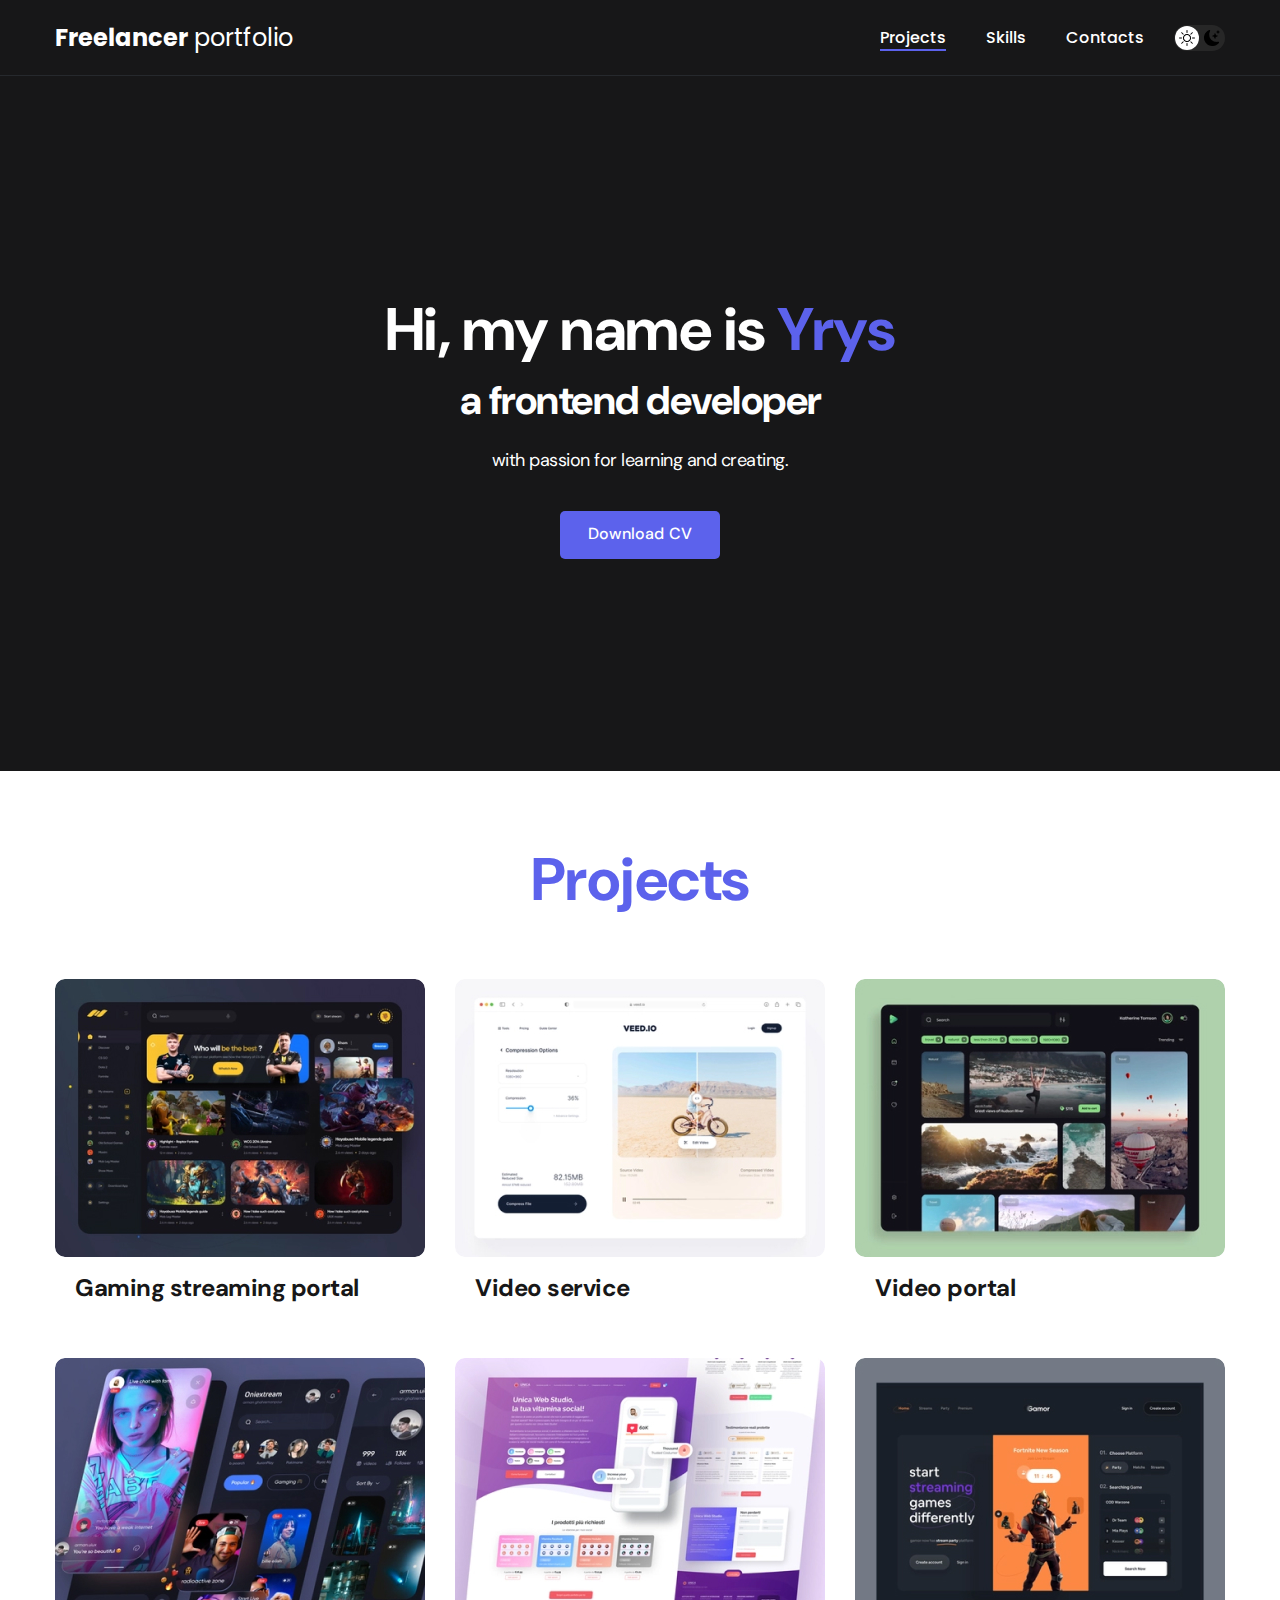
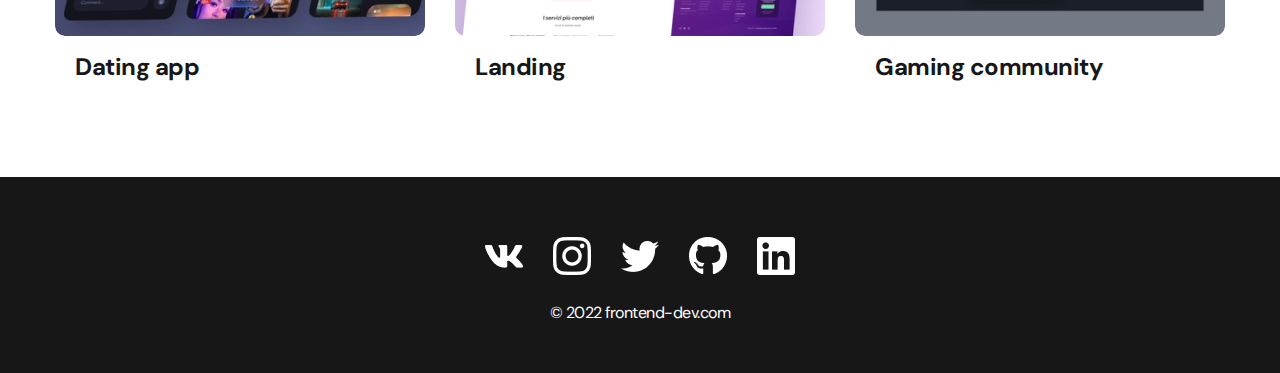
<file: portfolio/index.html>
<!DOCTYPE html>
<html lang="en">
<head>
    <meta charset="UTF-8">
    <title>Freelancer portfolio</title>
    <link rel="stylesheet" href="main.css">
</head>
<body>

<nav class="nav">
    <div class="container">
      <div class="nav-row">
          <a href="./index.html" class="logo"><strong>Freelancer</strong> portfolio</a>


          <button class="dark-mode-btn">
              <img src="./img/icons/sun1.png" alt="Light mode" class="dark-mode-btn__icon">
              <img src="./img/icons/moon.png" alt="Dark mode" class="dark-mode-btn__icon">

          </button>









          <ul class="nav-list">
              <li class="nav-list__item"><a href="./index.html" class="nav-list__link nav-list__link--active">Projects</a></li>
              <li class="nav-list__item"><a href="./skills.html" class="nav-list__link ">Skills</a></li>
              <li class="nav-list__item"><a href="./contacts.html" class="nav-list__link">Contacts</a></li>
          </ul>
      </div>
    </div>
</nav>

<header class="header">
        <div class="header__wrapper">
        <h1 class="header__title">
            <strong>Hi, my name is <em>Yrys</em></strong><br>
            a frontend developer
        </h1>
            <div class="header__text">
               <p> with passion for learning and creating.</p>
            </div>
            <a href="!#" class="btn">Download CV</a>
        </div>
</header>

<main class="section">
    <div class="container">
        <h2 class="title-1">
            Projects
        </h2>
        <ul class="projects">
            <li class="project">
                <a href="./project-page.html">
                <img src="./img/projects/01.jpg" alt="project img" class="project__img">
                <h3 class="project__title">Gaming streaming portal</h3>
                </a>
            </li>
            <li class="project">
                <a href="./project-page.html">
                <img src="./img/projects/02.jpg" alt="project img" class="project__img">
                <h3 class="project__title">Video service</h3>
                </a>
            </li>
            <li class="project">
                <a href="./project-page.html">
                <img src="./img/projects/03.jpg" alt="project img" class="project__img">
                <h3 class="project__title">Video portal</h3>
                </a>
            </li>
            <li class="project">
                <a href="./project-page.html">
                <img src="./img/projects/04.jpg" alt="project img" class="project__img">
                <h3 class="project__title">Dating app</h3>
                </a>
            </li>
            <li class="project">
                <a href="./project-page.html">
                <img src="./img/projects/05.jpg" alt="project img" class="project__img">
                <h3 class="project__title">Landing</h3>
                </a>
            </li>
            <li class="project">
                <a href="./project-page.html">
                <img src="./img/projects/06.jpg" alt="project img" class="project__img">
                <h3 class="project__title">Gaming community</h3>
                </a>
            </li>
        </ul>
    </div>
</main>


<footer class="footer">
    <div class="container">
        <div class="footer__wrapper">
        <ul class="social">
            <li class="social__item"><a href="!#"><img src="./img/icons/1(1).png" alt="link"></a></li>
            <li class="social__item"><a href="!#"><img src="./img/icons/22.png" alt="link"></a></li>
            <li class="social__item"><a href="!#"><img src="./img/icons/33.png" alt="link"></a></li>
            <li class="social__item"><a href="!#"><img src="./img/icons/44.png" alt="link"></a></li>
            <li class="social__item"><a href="!#"><img src="./img/icons/55.png" alt="link"></a></li>
        </ul>
        <div class="copyright">
            <p>© 2022 frontend-dev.com</p>
        </div>
        </div>
    </div>
</footer>


<script src="main.js"></script>

</body>
</html>
</file>
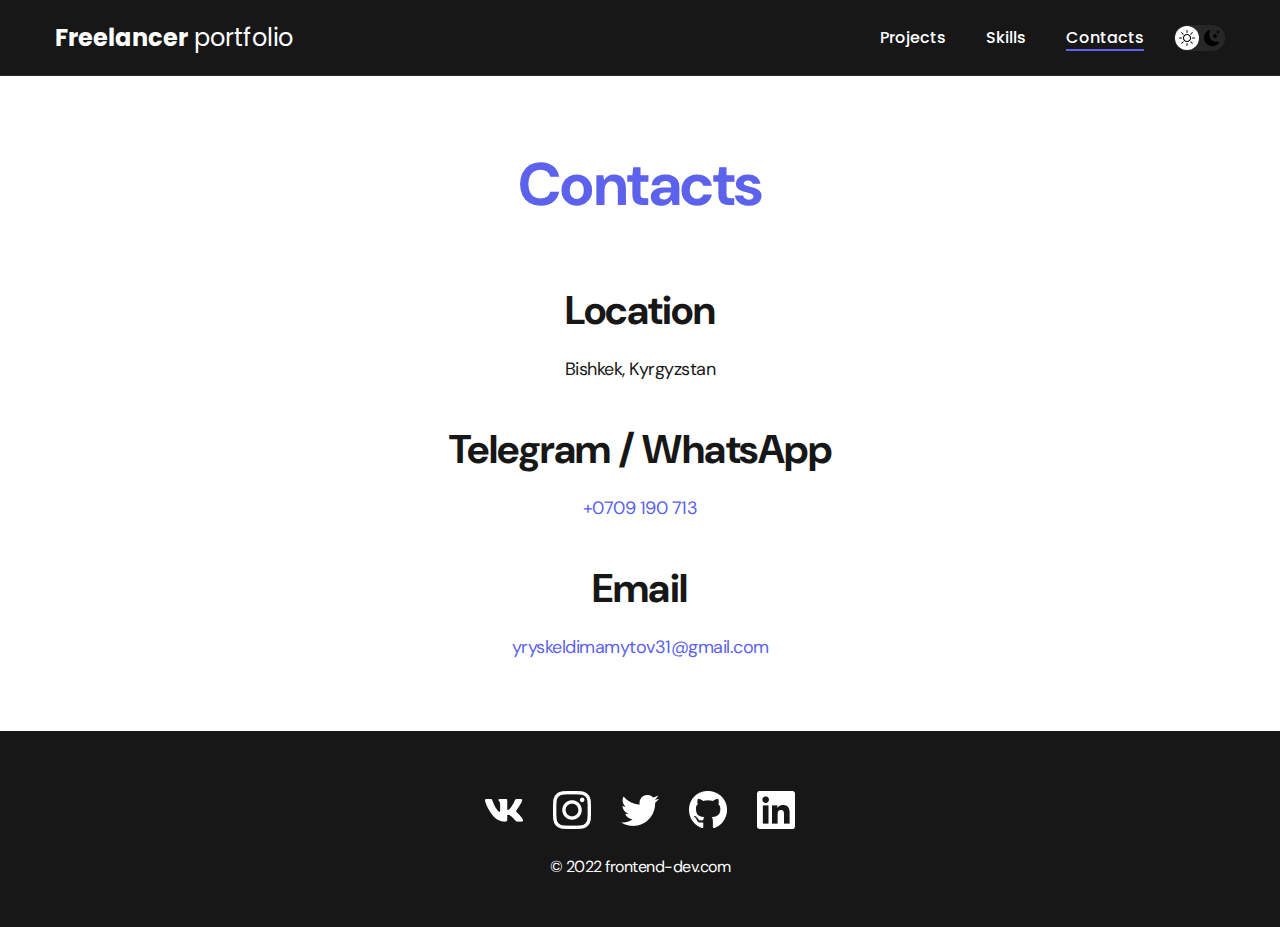
<file: portfolio/contacts.html>
<!DOCTYPE html>
<html lang="en">
<head>
    <meta charset="UTF-8">
    <title>Freelancer portfolio</title>
    <link rel="stylesheet" href="main.css">
</head>
<body>

<nav class="nav">
    <div class="container">
        <div class="nav-row">
            <a href="./index.html" class="logo"><strong>Freelancer</strong> portfolio</a>



            <button class="dark-mode-btn">
                <img src="./img/icons/sun1.png" alt="Light mode" class="dark-mode-btn__icon">
                <img src="./img/icons/moon.png" alt="Dark mode" class="dark-mode-btn__icon">

            </button>


            <ul class="nav-list">
                <li class="nav-list__item"><a href="./index.html" class="nav-list__link ">Projects</a></li>
                <li class="nav-list__item"><a href="./skills.html" class="nav-list__link ">Skills</a></li>
                <li class="nav-list__item"><a href="./contacts.html" class="nav-list__link nav-list__link--active">Contacts</a></li>
            </ul>
        </div>
    </div>
</nav>




<main class="section">

    <div class="container">
        <h1 class="title-1">
            Contacts
        </h1>
        <ul class="content-list">
            <li class="content-list__item">
                <h2 class="title-2">Location</h2>
                <p>Bishkek, Kyrgyzstan</p>
            </li>
            <li class="content-list__item">
                <h2 class="title-2">Telegram / WhatsApp</h2>
                <p><a href="tel:+0709190713">+0709 190 713</a></p>
            </li>
            <li class="content-list__item">
                <h2 class="title-2">Email</h2>
                <p><a href="mailto:yryskeldimamytov31@gmail.com">yryskeldimamytov31@gmail.com</a></p>
            </li>


        </ul>


    </div>
</main>


<footer class="footer">
    <div class="container">
        <div class="footer__wrapper">
            <ul class="social">
                <li class="social__item"><a href="!#"><img src="./img/icons/1(1).png" alt="link"></a></li>
                <li class="social__item"><a href="!#"><img src="./img/icons/22.png" alt="link"></a></li>
                <li class="social__item"><a href="!#"><img src="./img/icons/33.png" alt="link"></a></li>
                <li class="social__item"><a href="!#"><img src="./img/icons/44.png" alt="link"></a></li>
                <li class="social__item"><a href="!#"><img src="./img/icons/55.png" alt="link"></a></li>
            </ul>
            <div class="copyright">
                <p>© 2022 frontend-dev.com</p>
            </div>
        </div>
    </div>
</footer>





<script src="main.js"></script>









</body>
</html>
</file>
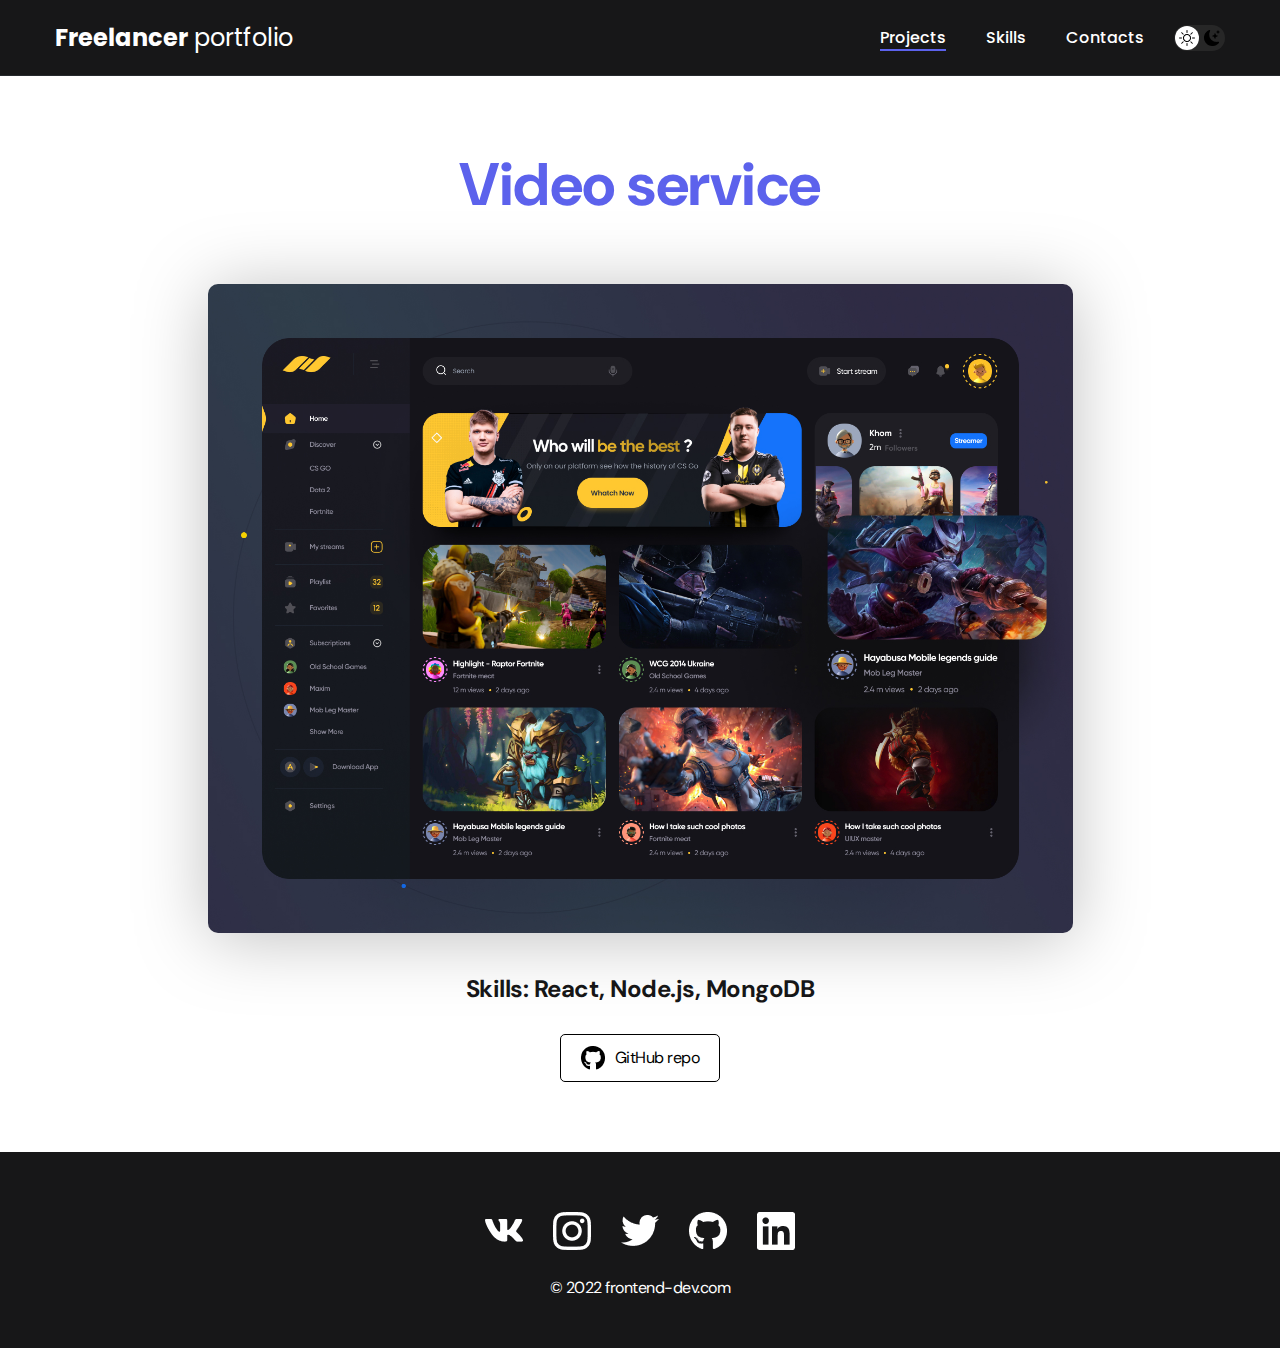
<file: portfolio/project-page.html>
<!DOCTYPE html>
<html lang="en">
<head>
    <meta charset="UTF-8">
    <title>Freelancer portfolio</title>
  <link rel="stylesheet" href="main.css">

</head>
<body>

<nav class="nav">
  <div class="container">
    <div class="nav-row">
      <a href="./index.html" class="logo"><strong>Freelancer</strong> portfolio</a>



      <button class="dark-mode-btn">
        <img src="./img/icons/sun1.png" alt="Light mode" class="dark-mode-btn__icon">
        <img src="./img/icons/moon.png" alt="Dark mode" class="dark-mode-btn__icon">

      </button>

      <ul class="nav-list">
        <li class="nav-list__item"><a href="./index.html" class="nav-list__link nav-list__link--active">Projects</a></li>
        <li class="nav-list__item"><a href="./skills.html" class="nav-list__link">Skills</a></li>
        <li class="nav-list__item"><a href="./contacts.html" class="nav-list__link">Contacts</a></li>
      </ul>
    </div>
  </div>
</nav>




<main class="section">

  <div class="container">

    <div class="project-details">

    <h1 class="title-1">
      Video service
    </h1>

      <img src="./img/01-big.jpg" alt="" class="project-details__cover">

      <div class="project-details__desc">
        <p>Skills: React, Node.js, MongoDB</p>
      </div>

      <a href="#!" class="btn-outline">
        <img src="./img/Vector%20(8).png" alt="">
        GitHub repo
      </a>









    </div>

  </div>
</main>


<footer class="footer">
  <div class="container">
    <div class="footer__wrapper">
      <ul class="social">
        <li class="social__item"><a href="!#"><img src="./img/icons/1(1).png" alt="link"></a></li>
        <li class="social__item"><a href="!#"><img src="./img/icons/22.png" alt="link"></a></li>
        <li class="social__item"><a href="!#"><img src="./img/icons/33.png" alt="link"></a></li>
        <li class="social__item"><a href="!#"><img src="./img/icons/44.png" alt="link"></a></li>
        <li class="social__item"><a href="!#"><img src="./img/icons/55.png" alt="link"></a></li>
      </ul>
      <div class="copyright">
        <p>© 2022 frontend-dev.com</p>
      </div>
    </div>
  </div>
</footer>













<script src="main.js"></script>




</body>
</html>
</file>
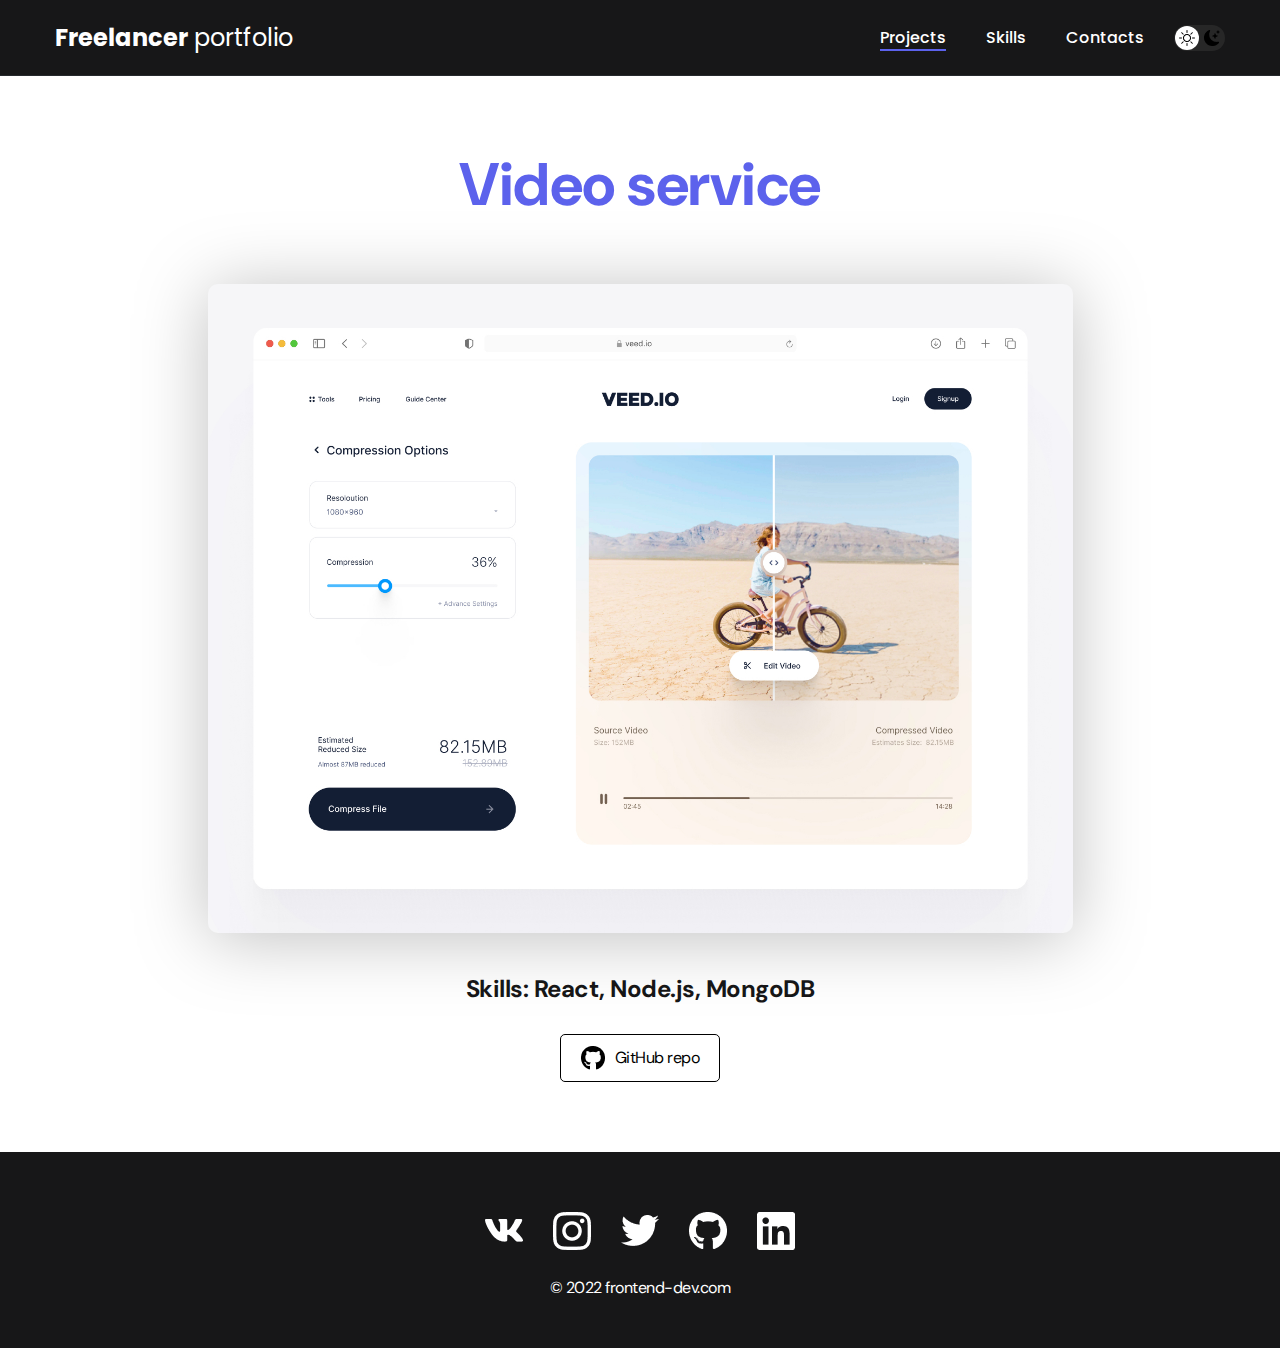
<file: portfolio/project-page2.html>
<!DOCTYPE html>
<html lang="en">
<head>
    <meta charset="UTF-8">
    <title>Freelancer portfolio</title>
  <link rel="stylesheet" href="main.css">

</head>
<body>

<nav class="nav">
  <div class="container">
    <div class="nav-row">
      <a href="./index.html" class="logo"><strong>Freelancer</strong> portfolio</a>



      <button class="dark-mode-btn">
        <img src="./img/icons/sun1.png" alt="Light mode" class="dark-mode-btn__icon">
        <img src="./img/icons/moon.png" alt="Dark mode" class="dark-mode-btn__icon">

      </button>

      <ul class="nav-list">
        <li class="nav-list__item"><a href="./index.html" class="nav-list__link nav-list__link--active">Projects</a></li>
        <li class="nav-list__item"><a href="./skills.html" class="nav-list__link">Skills</a></li>
        <li class="nav-list__item"><a href="./contacts.html" class="nav-list__link">Contacts</a></li>
      </ul>
    </div>
  </div>
</nav>




<main class="section">

  <div class="container">

    <div class="project-details">

      <h1 class="title-1">
        Video service
      </h1>

      <img src="./img/02-big.jpg" alt="" class="project-details__cover">

      <div class="project-details__desc">
        <p>Skills: React, Node.js, MongoDB</p>
      </div>

      <a href="#!" class="btn-outline">
        <img src="./img/Vector%20(8).png" alt="">
        GitHub repo
      </a>









    </div>

  </div>
</main>


<footer class="footer">
  <div class="container">
    <div class="footer__wrapper">
      <ul class="social">
        <li class="social__item"><a href="!#"><img src="./img/icons/1(1).png" alt="link"></a></li>
        <li class="social__item"><a href="!#"><img src="./img/icons/22.png" alt="link"></a></li>
        <li class="social__item"><a href="!#"><img src="./img/icons/33.png" alt="link"></a></li>
        <li class="social__item"><a href="!#"><img src="./img/icons/44.png" alt="link"></a></li>
        <li class="social__item"><a href="!#"><img src="./img/icons/55.png" alt="link"></a></li>
      </ul>
      <div class="copyright">
        <p>© 2022 frontend-dev.com</p>
      </div>
    </div>
  </div>
</footer>



<script src="main.js"></script>


</body>
</html>
</file>
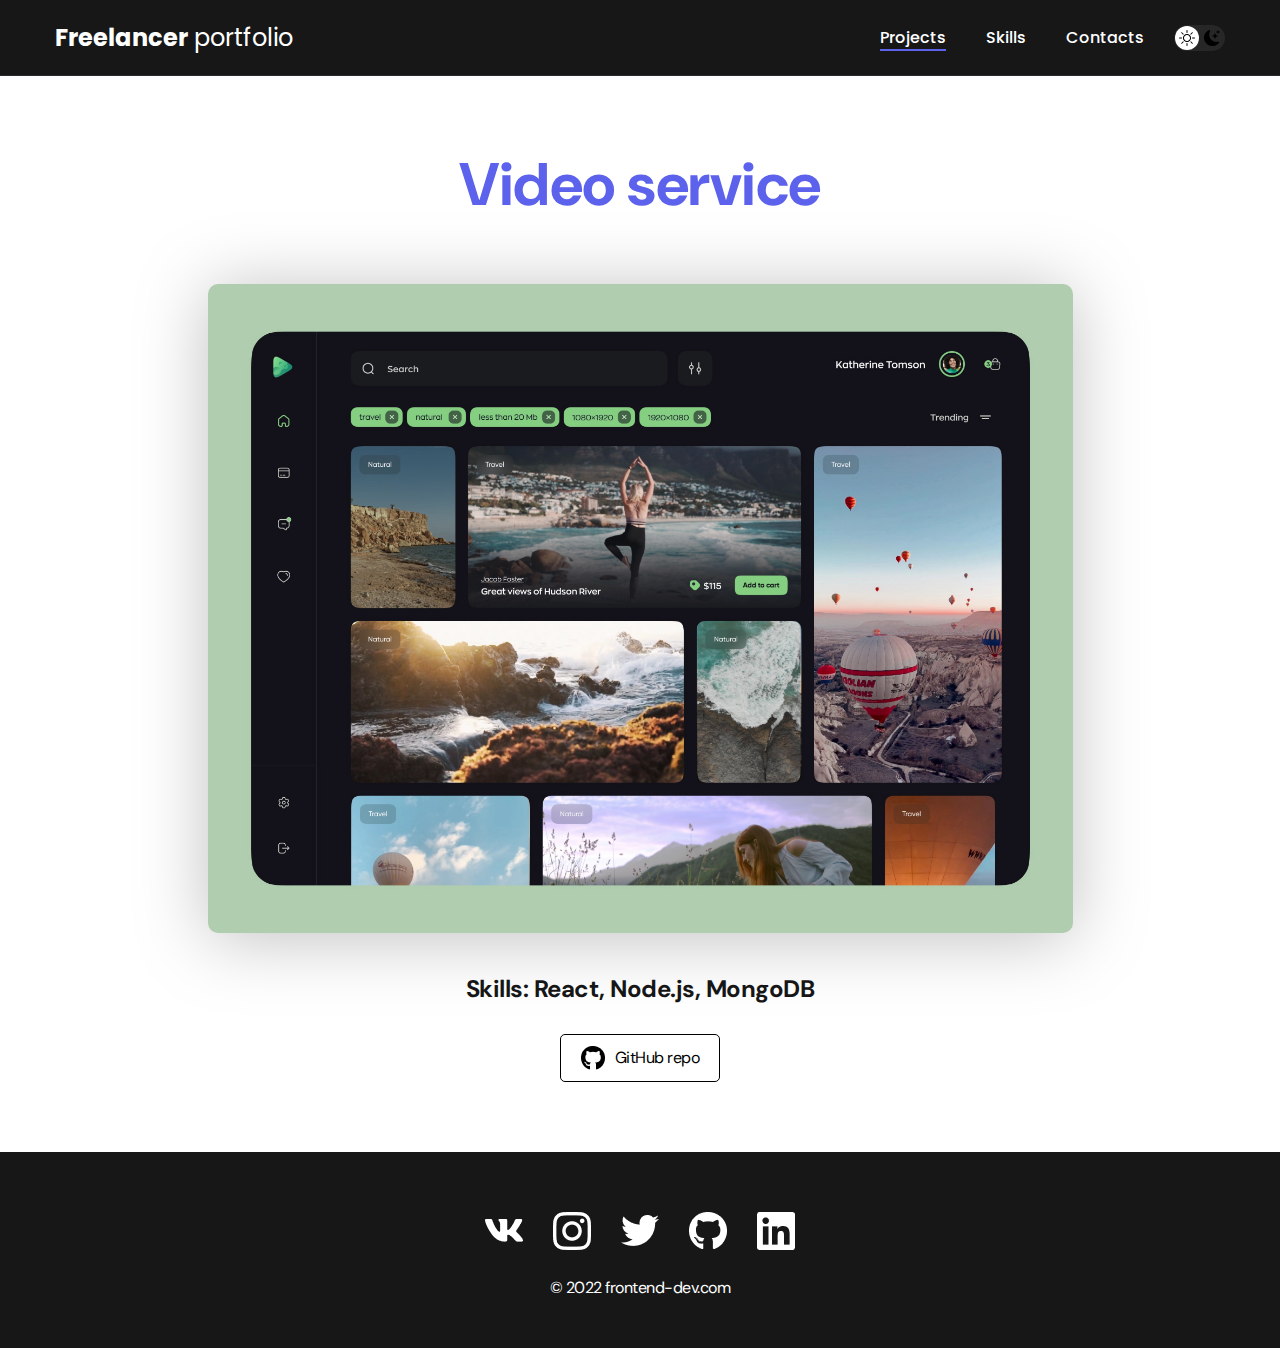
<file: portfolio/project-page3.html>
<!DOCTYPE html>
<html lang="en">
<head>
    <meta charset="UTF-8">
    <title>Freelancer portfolio</title>
  <link rel="stylesheet" href="main.css">

</head>
<body>



<nav class="nav">
  <div class="container">
    <div class="nav-row">
      <a href="./index.html" class="logo"><strong>Freelancer</strong> portfolio</a>



      <button class="dark-mode-btn">
        <img src="./img/icons/sun1.png" alt="Light mode" class="dark-mode-btn__icon">
        <img src="./img/icons/moon.png" alt="Dark mode" class="dark-mode-btn__icon">

      </button>

      <ul class="nav-list">
        <li class="nav-list__item"><a href="./index.html" class="nav-list__link nav-list__link--active">Projects</a></li>
        <li class="nav-list__item"><a href="./skills.html" class="nav-list__link">Skills</a></li>
        <li class="nav-list__item"><a href="./contacts.html" class="nav-list__link">Contacts</a></li>
      </ul>
    </div>
  </div>
</nav>




<main class="section">

  <div class="container">

    <div class="project-details">

      <h1 class="title-1">
        Video service
      </h1>

      <img src="./img/03-big.jpg" alt="" class="project-details__cover">

      <div class="project-details__desc">
        <p>Skills: React, Node.js, MongoDB</p>
      </div>

      <a href="#!" class="btn-outline">
        <img src="./img/Vector%20(8).png" alt="">
        GitHub repo
      </a>









    </div>

  </div>
</main>


<footer class="footer">
  <div class="container">
    <div class="footer__wrapper">
      <ul class="social">
        <li class="social__item"><a href="!#"><img src="./img/icons/1(1).png" alt="link"></a></li>
        <li class="social__item"><a href="!#"><img src="./img/icons/22.png" alt="link"></a></li>
        <li class="social__item"><a href="!#"><img src="./img/icons/33.png" alt="link"></a></li>
        <li class="social__item"><a href="!#"><img src="./img/icons/44.png" alt="link"></a></li>
        <li class="social__item"><a href="!#"><img src="./img/icons/55.png" alt="link"></a></li>
      </ul>
      <div class="copyright">
        <p>© 2022 frontend-dev.com</p>
      </div>
    </div>
  </div>
</footer>













<script src="main.js"></script>
</body>
</html>
</file>
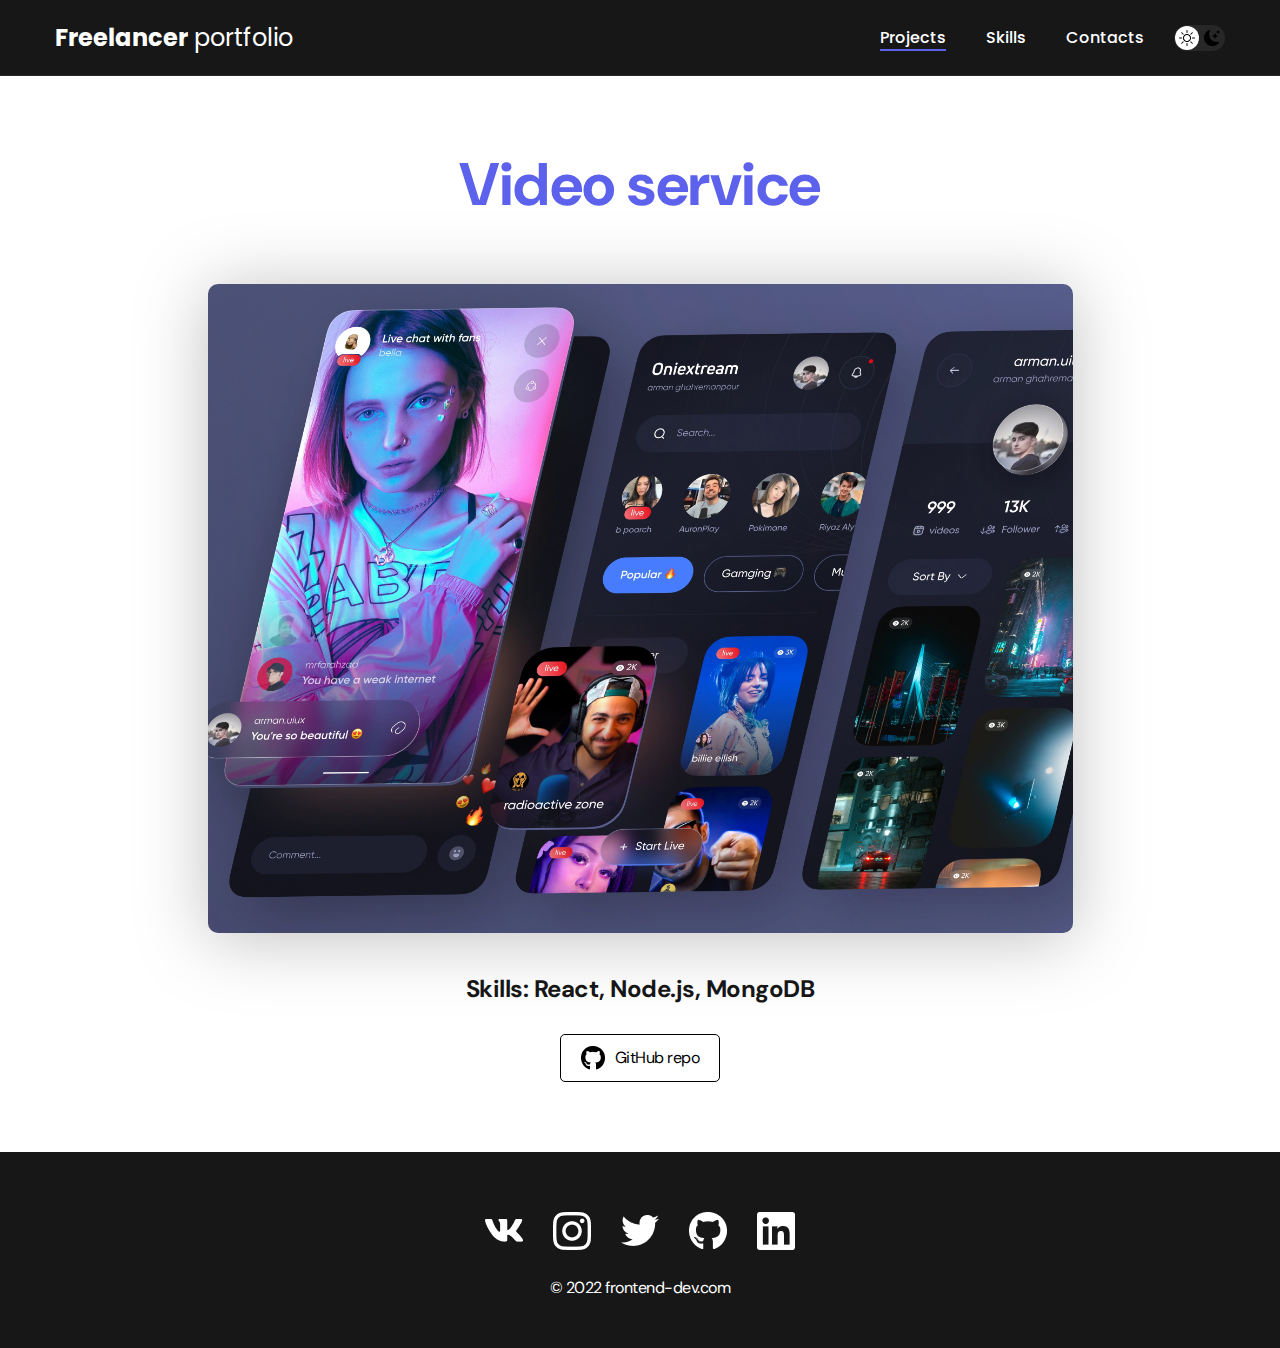
<file: portfolio/project-page4.html>
<!DOCTYPE html>
<html lang="en">
<head>
    <meta charset="UTF-8">
    <title>Freelancer portfolio</title>
  <link rel="stylesheet" href="main.css">
</head>
<body>




<nav class="nav">
  <div class="container">
    <div class="nav-row">
      <a href="./index.html" class="logo"><strong>Freelancer</strong> portfolio</a>



      <button class="dark-mode-btn">
        <img src="./img/icons/sun1.png" alt="Light mode" class="dark-mode-btn__icon">
        <img src="./img/icons/moon.png" alt="Dark mode" class="dark-mode-btn__icon">

      </button>

      <ul class="nav-list">
        <li class="nav-list__item"><a href="./index.html" class="nav-list__link nav-list__link--active">Projects</a></li>
        <li class="nav-list__item"><a href="./skills.html" class="nav-list__link">Skills</a></li>
        <li class="nav-list__item"><a href="./contacts.html" class="nav-list__link">Contacts</a></li>
      </ul>
    </div>
  </div>
</nav>




<main class="section">

  <div class="container">

    <div class="project-details">

      <h1 class="title-1">
        Video service
      </h1>

      <img src="./img/04-big.jpg" alt="" class="project-details__cover">

      <div class="project-details__desc">
        <p>Skills: React, Node.js, MongoDB</p>
      </div>

      <a href="#!" class="btn-outline">
        <img src="./img/Vector%20(8).png" alt="">
        GitHub repo
      </a>









    </div>

  </div>
</main>


<footer class="footer">
  <div class="container">
    <div class="footer__wrapper">
      <ul class="social">
        <li class="social__item"><a href="!#"><img src="./img/icons/1(1).png" alt="link"></a></li>
        <li class="social__item"><a href="!#"><img src="./img/icons/22.png" alt="link"></a></li>
        <li class="social__item"><a href="!#"><img src="./img/icons/33.png" alt="link"></a></li>
        <li class="social__item"><a href="!#"><img src="./img/icons/44.png" alt="link"></a></li>
        <li class="social__item"><a href="!#"><img src="./img/icons/55.png" alt="link"></a></li>
      </ul>
      <div class="copyright">
        <p>© 2022 frontend-dev.com</p>
      </div>
    </div>
  </div>
</footer>













<script src="main.js"></script>


















</body>
</html>
</file>
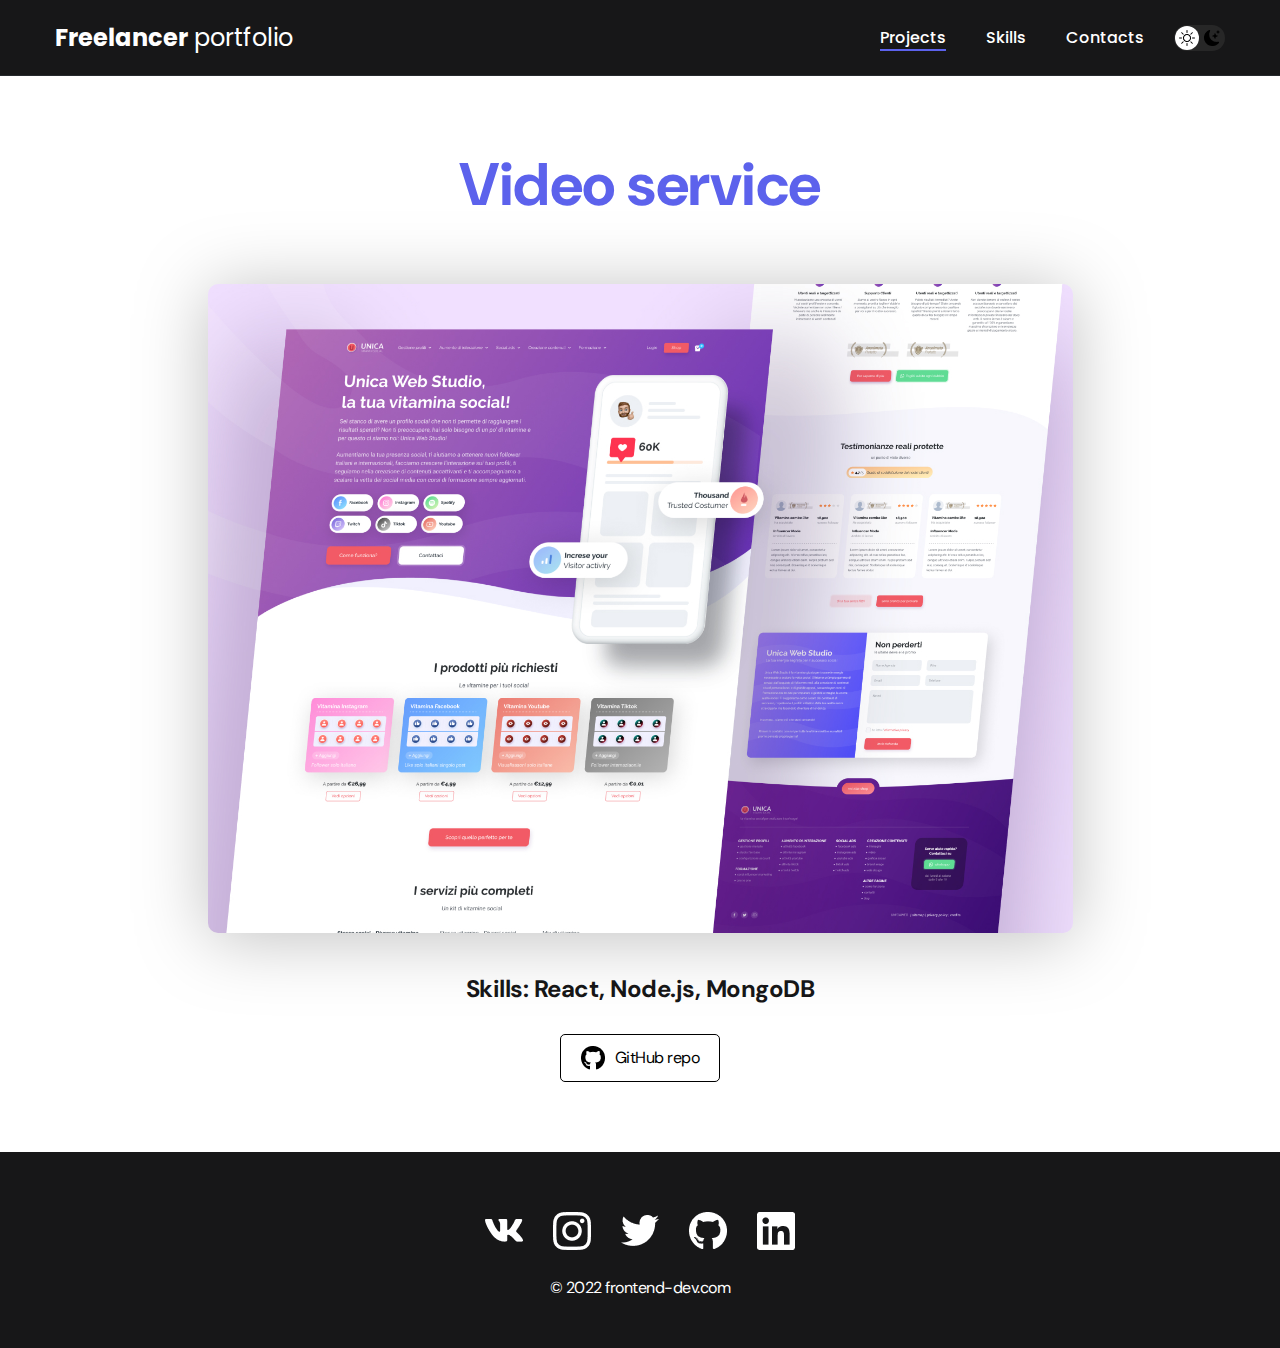
<file: portfolio/project-page5.html>
<!DOCTYPE html>
<html lang="en">
<head>
    <meta charset="UTF-8">
    <title>Freelancer portfolio</title>
  <link rel="stylesheet" href="main.css">
</head>
<body>





<nav class="nav">
    <div class="container">
        <div class="nav-row">
            <a href="./index.html" class="logo"><strong>Freelancer</strong> portfolio</a>



            <button class="dark-mode-btn">
                <img src="./img/icons/sun1.png" alt="Light mode" class="dark-mode-btn__icon">
                <img src="./img/icons/moon.png" alt="Dark mode" class="dark-mode-btn__icon">

            </button>

            <ul class="nav-list">
                <li class="nav-list__item"><a href="./index.html" class="nav-list__link nav-list__link--active">Projects</a></li>
                <li class="nav-list__item"><a href="./skills.html" class="nav-list__link">Skills</a></li>
                <li class="nav-list__item"><a href="./contacts.html" class="nav-list__link">Contacts</a></li>
            </ul>
        </div>
    </div>
</nav>




<main class="section">

    <div class="container">

        <div class="project-details">

            <h1 class="title-1">
                Video service
            </h1>

            <img src="./img/05-big.jpg" alt="" class="project-details__cover">

            <div class="project-details__desc">
                <p>Skills: React, Node.js, MongoDB</p>
            </div>

            <a href="#!" class="btn-outline">
                <img src="./img/Vector%20(8).png" alt="">
                GitHub repo
            </a>









        </div>

    </div>
</main>


<footer class="footer">
    <div class="container">
        <div class="footer__wrapper">
            <ul class="social">
                <li class="social__item"><a href="!#"><img src="./img/icons/1(1).png" alt="link"></a></li>
                <li class="social__item"><a href="!#"><img src="./img/icons/22.png" alt="link"></a></li>
                <li class="social__item"><a href="!#"><img src="./img/icons/33.png" alt="link"></a></li>
                <li class="social__item"><a href="!#"><img src="./img/icons/44.png" alt="link"></a></li>
                <li class="social__item"><a href="!#"><img src="./img/icons/55.png" alt="link"></a></li>
            </ul>
            <div class="copyright">
                <p>© 2022 frontend-dev.com</p>
            </div>
        </div>
    </div>
</footer>













<script src="main.js"></script>








</body>
</html>
</file>
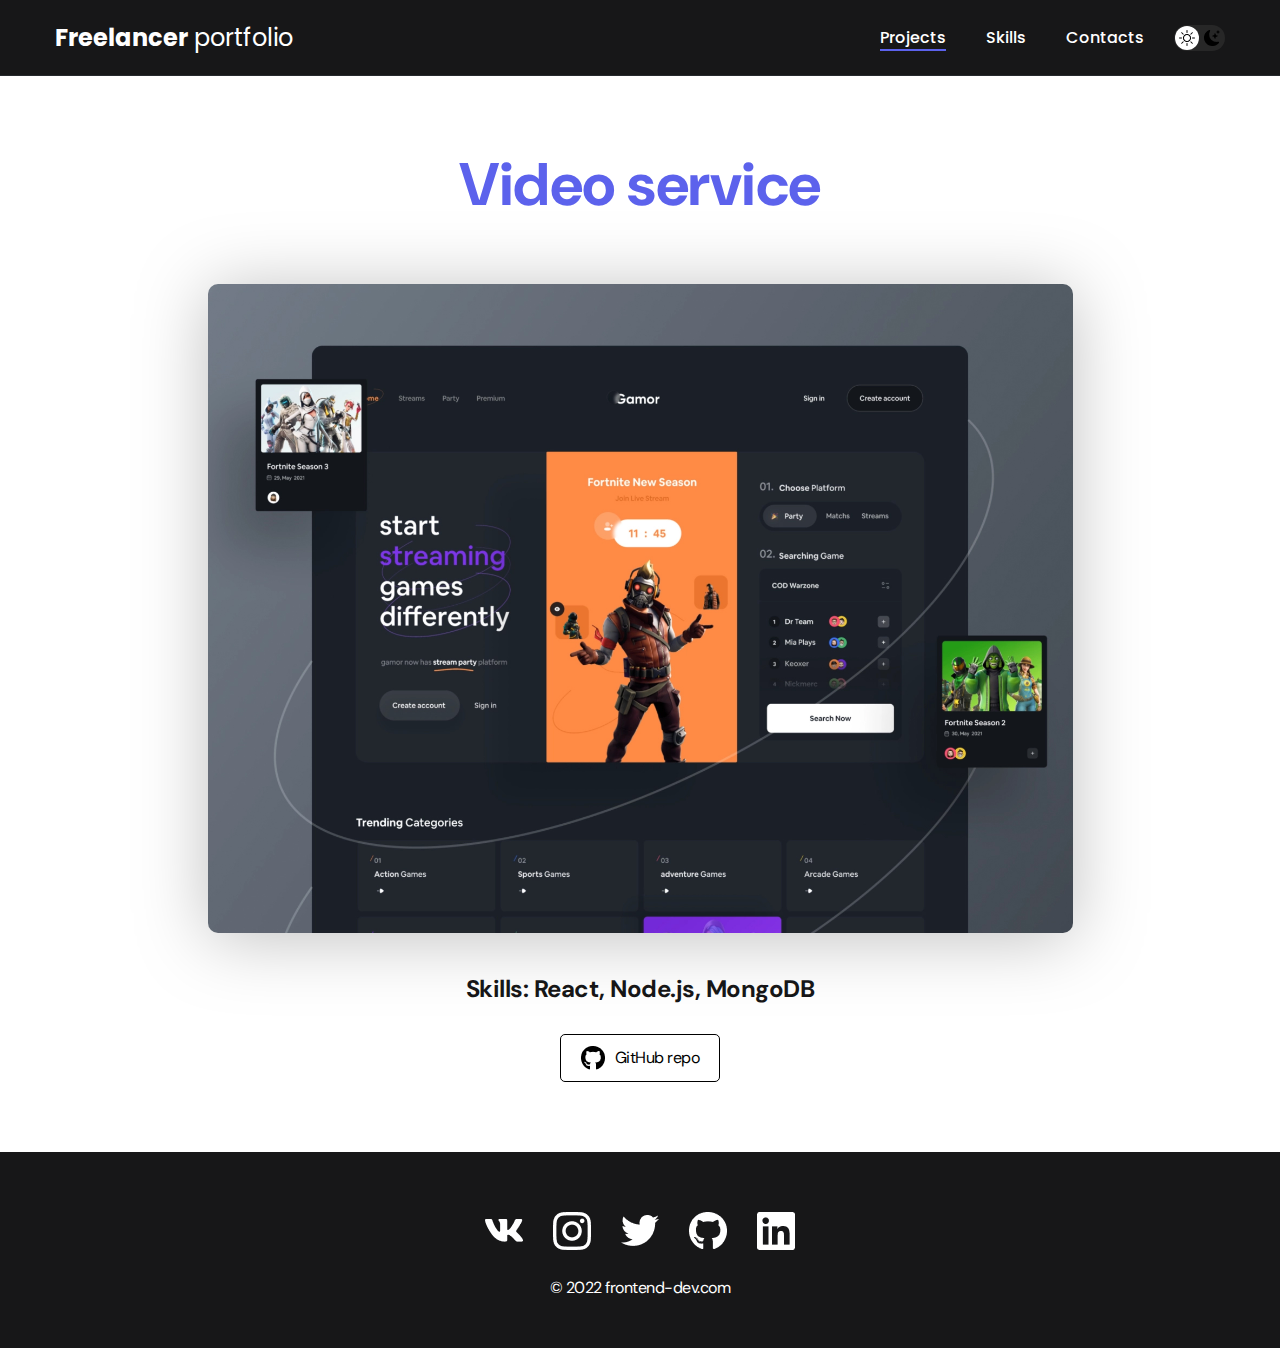
<file: portfolio/project-page6.html>
<!DOCTYPE html>
<html lang="en">
<head>
    <meta charset="UTF-8">
    <title>Freelancer portfolio</title>
  <link rel="stylesheet" href="main.css">
</head>
<body>



<nav class="nav">
  <div class="container">
    <div class="nav-row">
      <a href="./index.html" class="logo"><strong>Freelancer</strong> portfolio</a>



      <button class="dark-mode-btn">
        <img src="./img/icons/sun1.png" alt="Light mode" class="dark-mode-btn__icon">
        <img src="./img/icons/moon.png" alt="Dark mode" class="dark-mode-btn__icon">

      </button>

      <ul class="nav-list">
        <li class="nav-list__item"><a href="./index.html" class="nav-list__link nav-list__link--active">Projects</a></li>
        <li class="nav-list__item"><a href="./skills.html" class="nav-list__link">Skills</a></li>
        <li class="nav-list__item"><a href="./contacts.html" class="nav-list__link">Contacts</a></li>
      </ul>
    </div>
  </div>
</nav>




<main class="section">

  <div class="container">

    <div class="project-details">

      <h1 class="title-1">
        Video service
      </h1>

      <img src="./img/06-big.jpg" alt="" class="project-details__cover">

      <div class="project-details__desc">
        <p>Skills: React, Node.js, MongoDB</p>
      </div>

      <a href="#!" class="btn-outline">
        <img src="./img/Vector%20(8).png" alt="">
        GitHub repo
      </a>









    </div>

  </div>
</main>


<footer class="footer">
  <div class="container">
    <div class="footer__wrapper">
      <ul class="social">
        <li class="social__item"><a href="!#"><img src="./img/icons/1(1).png" alt="link"></a></li>
        <li class="social__item"><a href="!#"><img src="./img/icons/22.png" alt="link"></a></li>
        <li class="social__item"><a href="!#"><img src="./img/icons/33.png" alt="link"></a></li>
        <li class="social__item"><a href="!#"><img src="./img/icons/44.png" alt="link"></a></li>
        <li class="social__item"><a href="!#"><img src="./img/icons/55.png" alt="link"></a></li>
      </ul>
      <div class="copyright">
        <p>© 2022 frontend-dev.com</p>
      </div>
    </div>
  </div>
</footer>













<script src="main.js"></script>























</body>
</html>
</file>
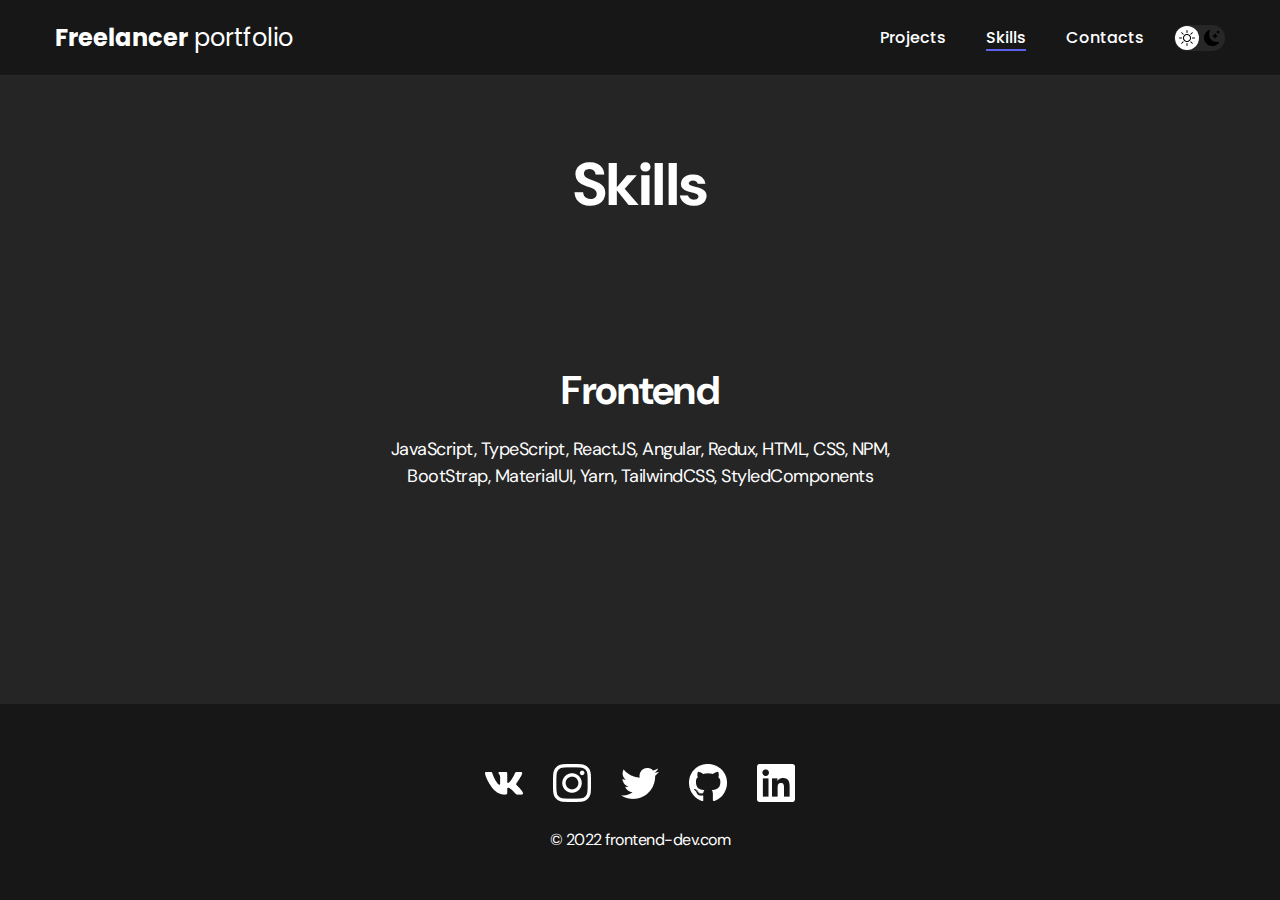
<file: portfolio/skills.html>
<!DOCTYPE html>
<html lang="en">
<head>
    <meta charset="UTF-8">
    <title>Freelancer portfolio</title>
    <link rel="stylesheet" href="main.css">
</head>
<body class="dark">

<nav class="nav">
    <div class="container">
        <div class="nav-row">
            <a href="./index.html" class="logo"><strong>Freelancer</strong> portfolio</a>



            <button class="dark-mode-btn">
                <img src="./img/icons/sun1.png" alt="Light mode" class="dark-mode-btn__icon">
                <img src="./img/icons/moon.png" alt="Dark mode" class="dark-mode-btn__icon">

            </button>


            <ul class="nav-list">
                <li class="nav-list__item"><a href="./index.html" class="nav-list__link ">Projects</a></li>
                <li class="nav-list__item"><a href="./skills.html" class="nav-list__link nav-list__link--active">Skills</a></li>
                <li class="nav-list__item"><a href="./contacts.html" class="nav-list__link">Contacts</a></li>
            </ul>
        </div>
    </div>
</nav>




<main class="section">

    <div class="container">
            <h1 class="title-1">
                Skills
            </h1>
        <ul class="content-list">
            <li class="content-list__dark">
                   <h2 class="title-2">Frontend</h2>

                   <p>JavaScript, TypeScript, ReactJS, Angular, Redux, HTML, CSS, NPM,<br> BootStrap, MaterialUI, Yarn, TailwindCSS, StyledComponents</p>
            </li>
<!--            <li class="content-list__item">-->
<!--                <h2 class="title-2">Backend</h2>-->
<!--                <p>NodeJS, MySQL, MongoDB, PHP, Laravel</p>-->
<!--            </li>-->

        </ul>


    </div>
</main>


<footer class="footer">
    <div class="container">
        <div class="footer__wrapper">
            <ul class="social">
                <li class="social__item"><a href="!#"><img src="./img/icons/1(1).png" alt="link"></a></li>
                <li class="social__item"><a href="!#"><img src="./img/icons/22.png" alt="link"></a></li>
                <li class="social__item"><a href="!#"><img src="./img/icons/33.png" alt="link"></a></li>
                <li class="social__item"><a href="!#"><img src="./img/icons/44.png" alt="link"></a></li>
                <li class="social__item"><a href="!#"><img src="./img/icons/55.png" alt="link"></a></li>
            </ul>
            <div class="copyright">
                <p>© 2022 frontend-dev.com</p>
            </div>
        </div>
    </div>
</footer>



<script src="main.js"></script>



</body>
</html>
</file>
<file: portfolio/main.css>
@import "./reset.css";
@import url('https://fonts.googleapis.com/css2?family=DM+Sans:wght@400;500;700&family=Poppins:wght@400;500;700&display=swap');

/*font-family: 'DM Sans', sans-serif;*/
/*font-family: 'Poppins', sans-serif;*/

:root {
    --black: #171718;
    --black-border: #26292D;
    --white: #fff;
    --purple: #5C62EC;

    /*--text-color: var(--black)*/

    --dark-bg: var(--black);
    --dark-border: var(--black-border);
    --header-text: var(--white);
    --accent: var(--purple);

    /*Light mode*/
    --page-bg: var(--white);
    --text-color: var(--black);

    --title-1: var(--accent);

    --project-card-bg: var(--white);
    --project-card-text: var(--black);
    --box-shadov: 0px 5xp 35px rgba(0, 0, 0, 0.25);

}

.dark {
    /*Dark mode*/
    --page-bg: #252526;
    --text-color: var(--white);
    --title-1:var(--white);


    --project-card-bg: var(--black);
    --project-card-text: var(--white);
    --box-shadov: 0px 5xp 35px rgba(0, 0, 0, 0.8);
}

html, body {
    display: flex;
    flex-direction: column;
    font-family: 'DM Sans', sans-serif;
    letter-spacing: -0.5px;
    min-height: 100vh;

    /*Light mode*/

    background-color: var(--page-bg);
    color: var(--text-color);
}
.container {
    margin: 0 auto;
    padding: 0 15px;
    max-width: 1200px;
}
.none {
    display: none !important;
}

.title-2 {

    font-size: 40px;
    line-height: 1.3;
    font-weight: 700;
    margin-bottom: 20px;
}


/*Nav*/



.nav {
    padding: 20px 0;
    border-bottom: 1px solid var(--dark-border);
    background-color: var(--dark-bg);
    color: var(--header-text);
    letter-spacing: normal;
}
.nav-row {
    display: flex;
    justify-content: flex-end;
    align-items: center;
    column-gap: 30px;
    row-gap: 20px;
    flex-wrap: wrap;

}
.logo {
    margin-right: auto;
    color: var(--header-text);
    font-size: 24px;
    font-family: 'Poppins', sans-serif;
}
.logo strong {
    font-weight: 700;
}

.nav-list {
    display: flex;
    flex-wrap: wrap;
    row-gap: 10px;
    align-items: center;
    column-gap: 40px;
    font-size: 16px;
    font-weight: 500;
    font-family: 'Poppins', sans-serif;

}

.nav-list__link {
    color: var(--header-text);
    transition: opacity 0.2s ease-in;

}
.nav-list__link:hover {
    opacity: 0.8;
}
.nav-list__link--active {
    position: relative;
}
.nav-list__link--active::before {
    content: "";

    position: absolute;
    left: 0;
    top: 100%;

    display: block;
    height: 2px;
    width: 100%;
    background-color: var(--accent);
}

/*Dark mode btn*/

.dark-mode-btn {
    order: 9;

    position: relative;
    display: flex;
    justify-content: space-between;

    width: 51px;
    height: 26px;
    padding: 5px;
    border-radius: 50px;
    background-color: #272727;
}
.dark-mode-btn::before {
    content: "";

    position: absolute;
    top: 1px;
    left: 1px;


    display: block;
    width: 24px;
    height: 24px;
    border-radius: 50%;
    background-color: var(--white);

    transition: left 0.2s ease-in;
}
.dark-mode-btn--active::before {
    left: 26px;
}
.dark-mode-btn__icon {
    position: relative;
    z-index: 9;
}


/*header*/

.header {
    padding: 40px 0;
    min-height: 695px;

    display: flex;
    justify-content: center;
    align-items: center;

    background-color: var(--dark-bg);
    color: var(--header-text);
    text-align: center;

}
.header__wrapper {
    padding: 0 15px;
    max-width: 660px;

}
.header__title {
    margin-bottom: 20px;
    font-size: 40px;
    font-weight: 700;
    line-height: 1.4;
}
.header__title strong {
    font-size: 60px;
    font-weight: 700;

}
.header__title em {
    font-style: normal;
    color: var(--accent);
}
.header__text {
    margin-bottom: 40px;
    font-size: 18px;
    line-height: 1.333;
}
.header__text p + p {
    margin-top: 0.5em;
}

/*Btn*/

.btn {
    display: inline-block;
    height: 48px;
    padding: 12px 28px;

    border-radius: 5px;
    background-color: var(--accent);
    color: var(--white);
    letter-spacing: 0.15px;
    font-size: 16px;
    font-weight: 500;
    transition: opacity 0.2s ease-in;
}
.btn:hover {
    opacity: 0.8;
}
.btn:active {
    position: relative;
    top: 1px;
}

/*Btn outline*/

.btn-outline {
    display: flex;
    column-gap: 10px;
    align-items: center;

    padding: 12px 20px;
    height: 48px;
    border-radius: 5px;

    border: 1px solid #000;
    color: #000;
    transition: opacity 0.2s ease-in;
}

.btn-outline:hover {
    opacity: 0.8;
}
.btn-outline:active {
    position: relative;
    top: 1px;
}
/*General*/

.section {
    padding: 70px 0;

}

.title-1 {
    margin-bottom: 60px;

    font-size: 60px;
    font-weight: 700;
    line-height: 1.3;
    color: var(--title-1);
    text-align: center;

}


/*Projects*/

.projects {
    display: flex;
    justify-content: center;
    flex-wrap: wrap;
    column-gap: 30px;
    row-gap: 30px;
}

.project {
    max-width: 370px;
    background-color: var(--project-card-bg);
    --box-shadow: var(--box-shadow);
    border-radius: 10px;
}

.project__img {
    border-radius: 10px;

}
.project__title {
    padding: 15px 20px 25px;
    font-weight: 700;
    font-size: 24px;
    line-height: 1.3;
    color: var(--project-card-text);
}

/*Project details */

.project-details {
    margin: 0 auto;
    max-width: 865px;

    display: flex;
    flex-direction: column;
    align-items: center;
    text-align: center;

}

.project-details__cover {
    max-width: 100%;
    margin-bottom: 40px;

    filter: drop-shadow(0px 5px 35px rgba(0, 0, 0, 0.25));
    border-radius: 10px;
}
.project-details__desc {
    margin-bottom: 30px;

    font-weight: 700;
    font-size: 24px;
    line-height: 1.3;
}

/*Content list*/

.content-list {
    margin: 0 auto;
    max-width: 570px;
    display: flex;
    flex-direction: column;
    align-items: center;
    row-gap: 40px;
    text-align: center;

}
.content-list a {
    color: var(--accent);

}
.content-list__item {
    font-size: 18px;
    line-height: 1.5;
    /*padding-top: 60px;*/
}
.content-list__dark {
    font-size: 18px;
    line-height: 1.5;
    padding-top: 80px;
}
.content-list__item p + p {
    margin-top: 0.5em;
}


/*Footer */

.footer {
    margin-top: auto;
    padding: 60px 0 50px;
    background-color: var(--dark-bg);
    color: var(--header-text);

}

.footer__wrapper {
    display: flex;
    flex-direction: column;
    align-items: center;
    row-gap: 27px;

}
.social {
    display: flex;
    column-gap: 30px;
    align-items: center;

}

.copyright {
    font-size: 16px;

}
.copyright p + p {
    margin-top: 0.5em;

}

@media (max-width: 620px) {

    /*Header*/

    .header {
        min-height: unset;
    }
    .header__title {
        font-size: 30px;
    }
    .header__title strong {
        font-size: 40px;
    }

    /*Nav*/
    .nav-row {
        justify-content: space-between;
    }
    .dark-mode-btn {
        order: 0;
    }

    /*General*/

    .section {
        padding: 40px 0;
    }
    .title-1 {
        margin-bottom: 30px;
        font-size: 40px;
    }
    .title-2 {
        margin-bottom: 10px;
        font-size: 30px;
    }

    /*Projects*/

    .project__title {
        font-size: 22px;
    }

    /*Project page*/

    .project-details__desc {
        margin-bottom: 20px;
        font-size: 22px;
    }
    /*Footer*/

    .footer__wrapper {
        row-gap: 20px;
    }
    .footer {
        padding: 40px 0 30px;
    }

    /*Social*/

    .social {
        column-gap: 20px;
    }
    .social__item {
        width: 28px;
    }
    /*Content list*/

    .content-list {
        row-gap: 20px;
    }
    .content-list__item{
        font-size: 16px;
    }
}
</file>
